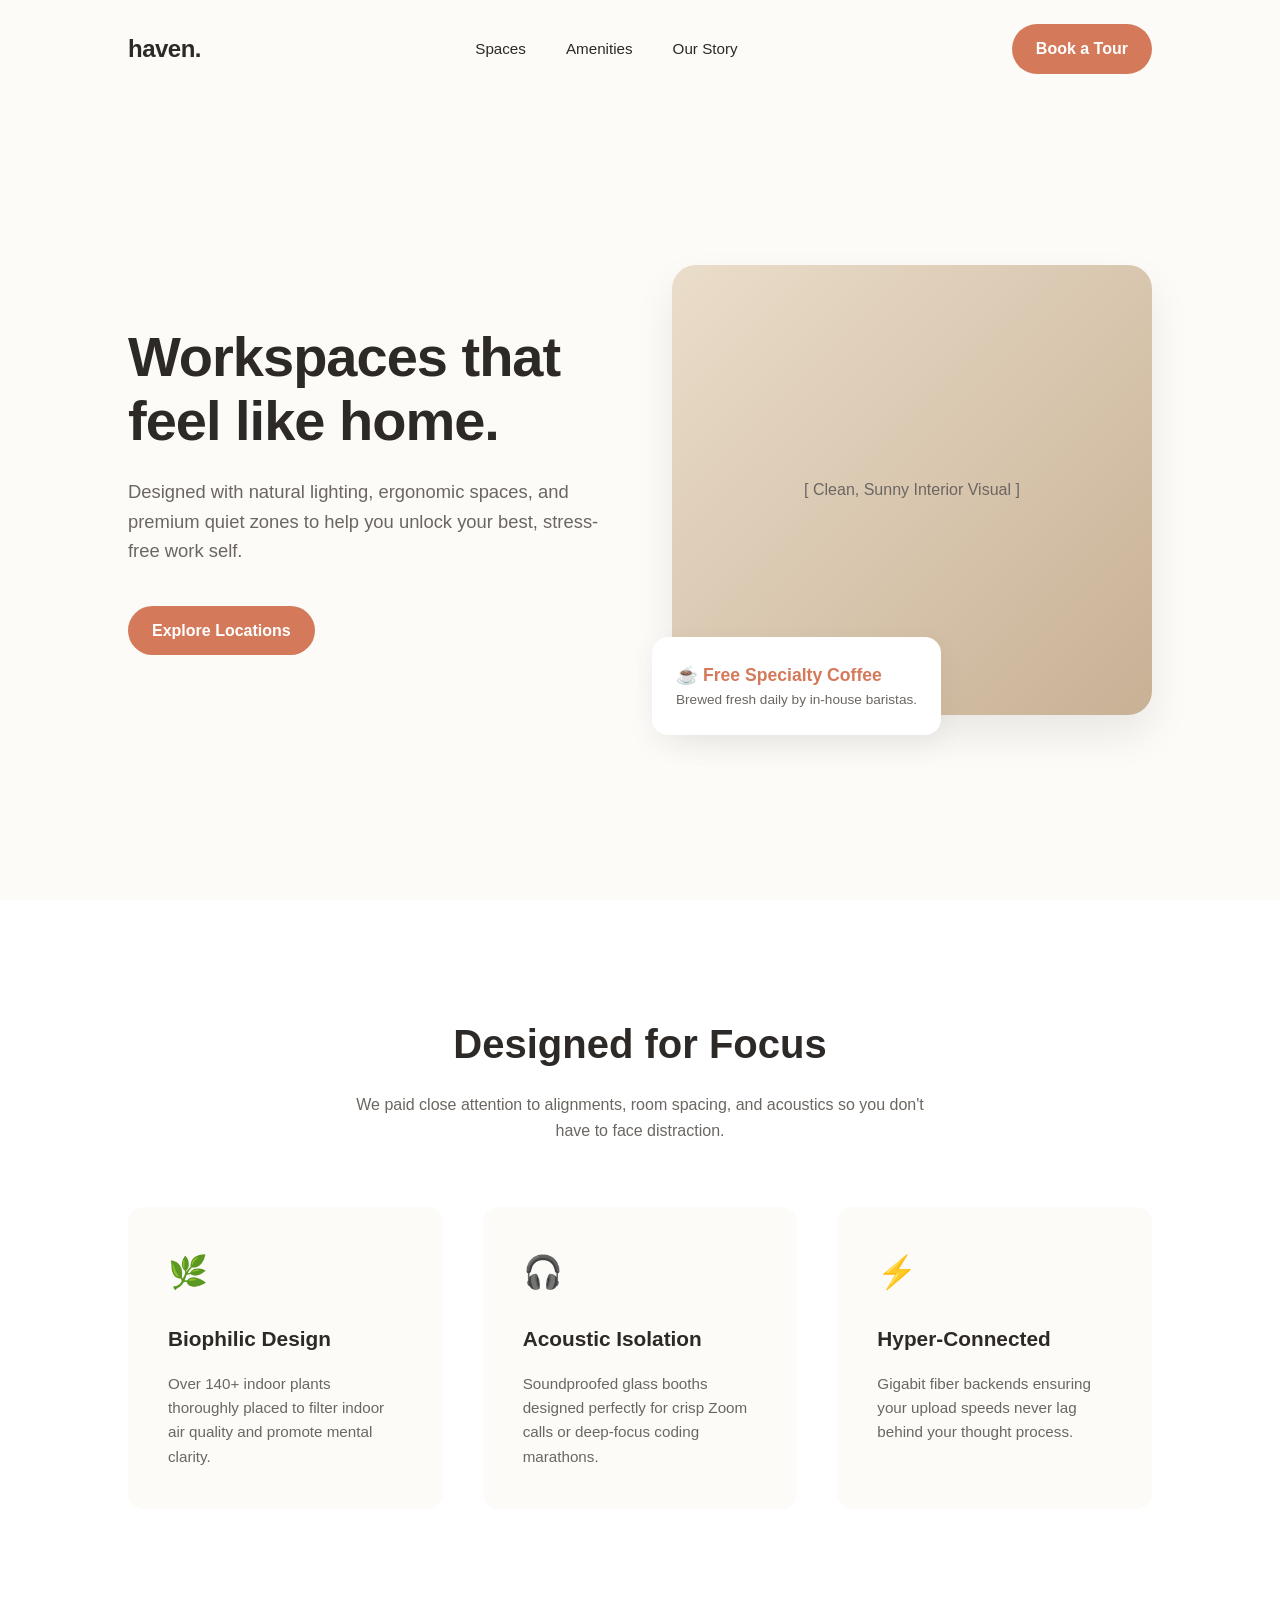
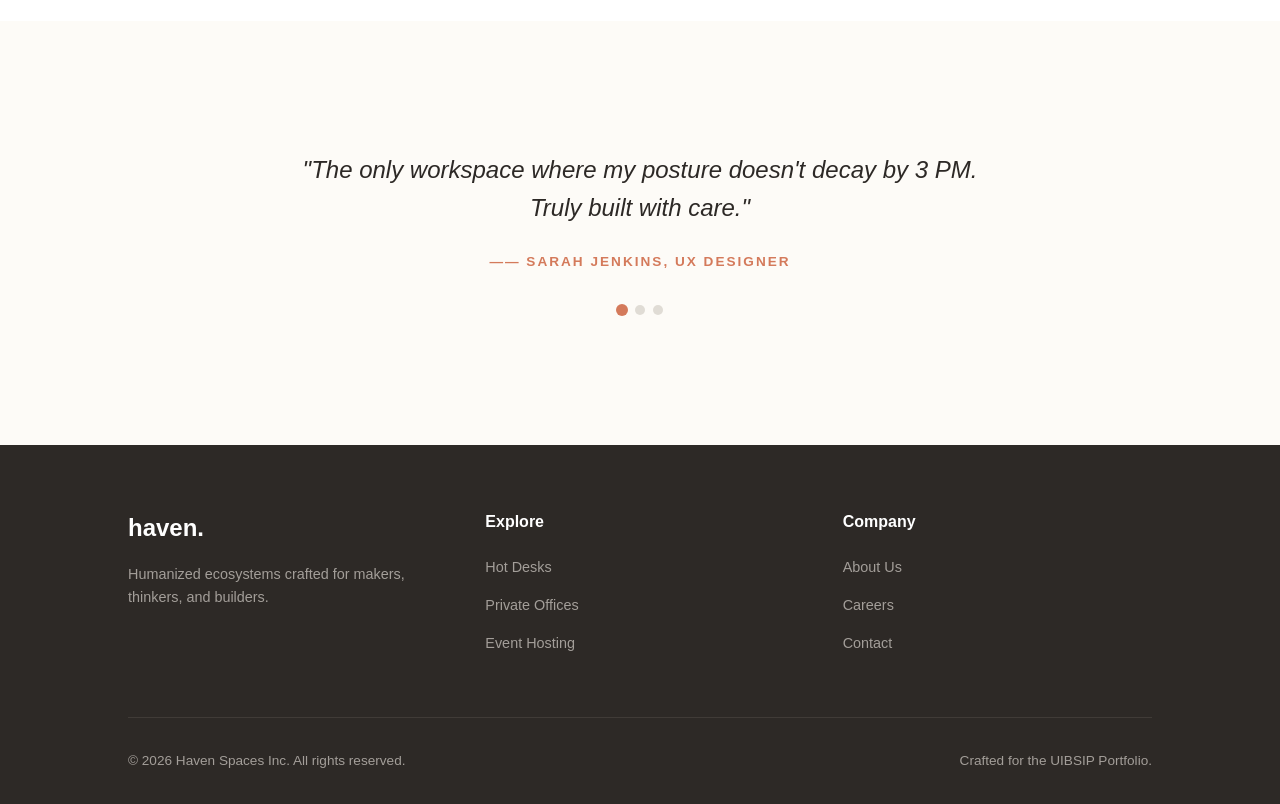
<file: landing page/index.html>
<!DOCTYPE html>
<html lang="en">
<head>
    <meta charset="UTF-8">
    <meta name="viewport" content="width=device-width, initial-scale=1.0">
    <title>Haven | Workspaces Built For Humans</title>
    <!-- Linking external CSS file -->
    <link rel="stylesheet" href="style.css">
</head>
<body>

   
    <header id="navbar">
        <div class="logo">haven.</div>
        <ul class="nav-links">
            <li><a href="#spaces">Spaces</a></li>
            <li><a href="#amenities">Amenities</a></li>
            <li><a href="#story">Our Story</a></li>
        </ul>
        <a href="#join" class="cta-btn">Book a Tour</a>
    </header>

   
    <section class="hero">
        <div class="hero-container">
            <div class="hero-content">
                <h1>Workspaces that feel like home.</h1>
                <p>Designed with natural lighting, ergonomic spaces, and premium quiet zones to help you unlock your best, stress-free work self.</p>
                <a href="#explore" class="cta-btn">Explore Locations</a>
            </div>
            <div class="hero-image-wrapper">
                <div class="hero-image">
                    [ Clean, Sunny Interior Visual ]
                </div>
                <div class="floating-card">
                    <p class="card-title">☕ Free Specialty Coffee</p>
                    <p class="card-subtitle">Brewed fresh daily by in-house baristas.</p>
                </div>
            </div>
        </div>
    </section>

   
    <section class="features" id="spaces">
        <div class="section-title">
            <h2>Designed for Focus</h2>
            <p>We paid close attention to alignments, room spacing, and acoustics so you don't have to face distraction.</p>
        </div>
        <div class="features-grid">
            <div class="feature-card">
                <span class="feature-icon">🌿</span>
                <h3>Biophilic Design</h3>
                <p>Over 140+ indoor plants thoroughly placed to filter indoor air quality and promote mental clarity.</p>
            </div>
            <div class="feature-card">
                <span class="feature-icon">🎧</span>
                <h3>Acoustic Isolation</h3>
                <p>Soundproofed glass booths designed perfectly for crisp Zoom calls or deep-focus coding marathons.</p>
            </div>
            <div class="feature-card">
                <span class="feature-icon">⚡</span>
                <h3>Hyper-Connected</h3>
                <p>Gigabit fiber backends ensuring your upload speeds never lag behind your thought process.</p>
            </div>
        </div>
    </section>

    
    <section class="testimonials">
        <div class="testimonial-container">
            <p class="testimonial-text" id="testimonial-quote">"The only workspace where my posture doesn't decay by 3 PM. Truly built with care."</p>
            <p class="testimonial-author" id="testimonial-user">—— Sarah Jenkins, UX Designer</p>
            <div class="testimonial-dots" id="dots-container">
                <!-- Dots injected via JavaScript -->
            </div>
        </div>
    </section>

    
    <footer>
        <div class="footer-grid">
            <div class="footer-brand">
                <h3>haven.</h3>
                <p>Humanized ecosystems crafted for makers, thinkers, and builders.</p>
            </div>
            <div class="footer-links">
                <h4>Explore</h4>
                <ul>
                    <li><a href="#">Hot Desks</a></li>
                    <li><a href="#">Private Offices</a></li>
                    <li><a href="#">Event Hosting</a></li>
                </ul>
            </div>
            <div class="footer-links">
                <h4>Company</h4>
                <ul>
                    <li><a href="#">About Us</a></li>
                    <li><a href="#">Careers</a></li>
                    <li><a href="#">Contact</a></li>
                </ul>
            </div>
        </div>
        <div class="footer-bottom">
            <p>&copy; 2026 Haven Spaces Inc. All rights reserved.</p>
            <p>Crafted for the UIBSIP Portfolio.</p>
        </div>
    </footer>

   
    <script src="script.js"></script>
</body>
</html>
</file>
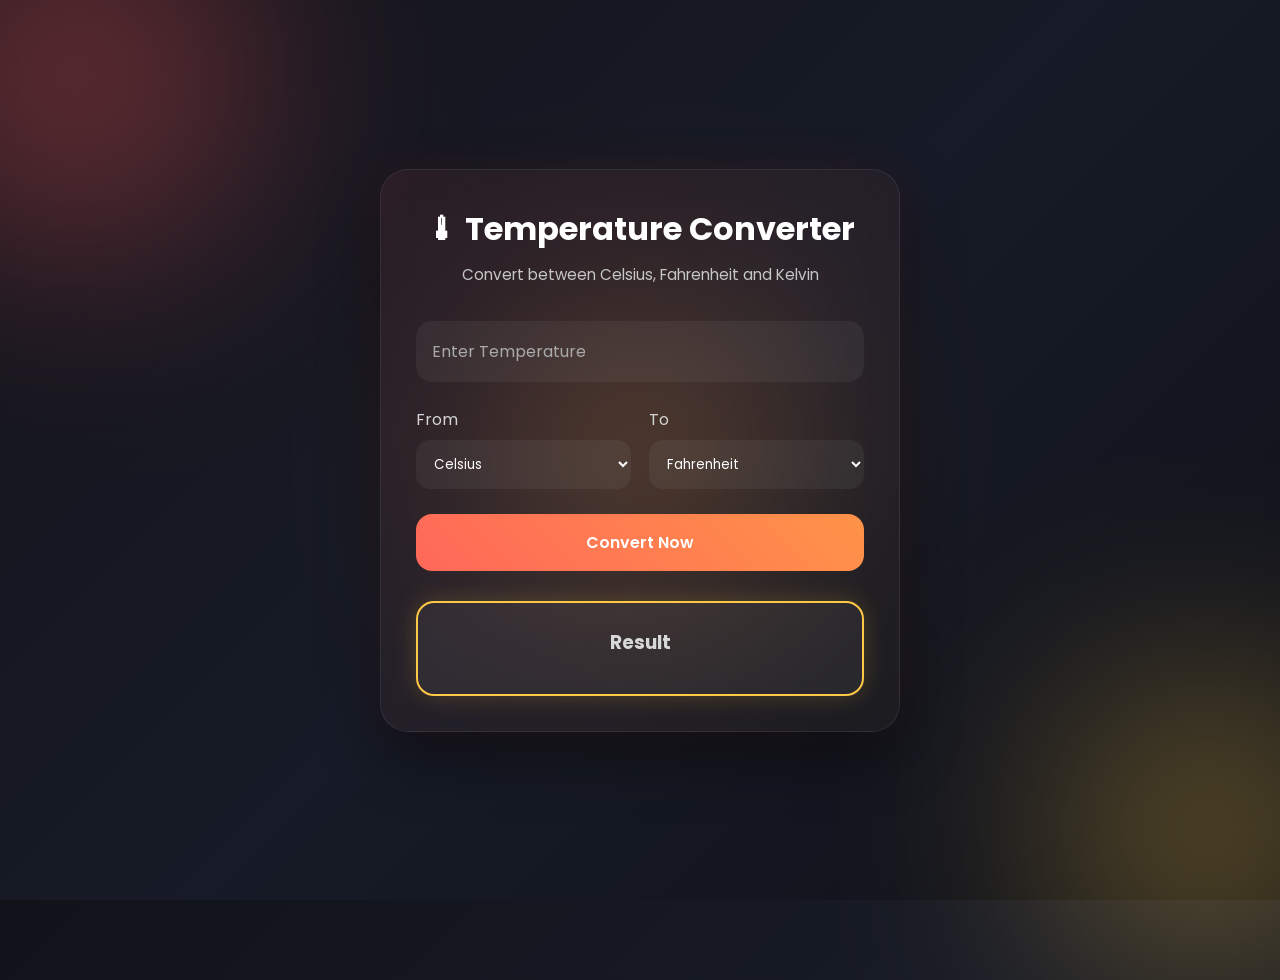
<file: temperature converter/index.html>
<!DOCTYPE html>
<html lang="en">
<head>
<meta charset="UTF-8">
<meta name="viewport" content="width=device-width, initial-scale=1.0">
<title>Aurora Thermal Converter</title>

<link rel="stylesheet" href="style.css">

<link rel="preconnect" href="https://fonts.googleapis.com">
<link href="https://fonts.googleapis.com/css2?family=Poppins:wght@300;400;500;600;700&display=swap" rel="stylesheet">
</head>

<body>

<div class="bg-glow glow1"></div>
<div class="bg-glow glow2"></div>
<div class="bg-glow glow3"></div>

<div class="converter">

    <div class="header">
        <h1>🌡 Temperature Converter</h1>
        <p>Convert between Celsius, Fahrenheit and Kelvin</p>
    </div>

    <div class="input-box">

        <input
            type="text"
            id="temperature"
            placeholder=" "
            inputmode="decimal">

        <label>Enter Temperature</label>

    </div>

    <div class="selectors">

        <div class="select-group">

            <label>From</label>

            <select id="fromUnit">
                <option>Celsius</option>
                <option>Fahrenheit</option>
                <option>Kelvin</option>
            </select>

        </div>

        <div class="select-group">

            <label>To</label>

            <select id="toUnit">
                <option>Fahrenheit</option>
                <option>Celsius</option>
                <option>Kelvin</option>
            </select>

        </div>

    </div>

    <button class="convert-btn">
        Convert Now
    </button>

    <div class="result-card warm">

        <h3>Result</h3>

        <div class="result-value">
            
        </div>

    </div>

</div>
<script src="script.js"></script>

</body>
</html>
</file>
<file: landing page/style.css>
:root {
    --bg-color: #fdfbf7;       
    --text-main: #2d2926;      
    --text-muted: #6b6661;     
    --accent: #d47a5b;         
    --accent-hover: #b86245;
    --card-bg: #ffffff;
    --transition: all 0.3s ease;
}

* {
    margin: 0;
    padding: 0;
    box-sizing: border-box;
}

body {
    font-family: -apple-system, BlinkMacSystemFont, "Segoe UI", Roboto, Helvetica, Arial, sans-serif;
    background-color: var(--bg-color);
    color: var(--text-main);
    line-height: 1.6;
    overflow-x: hidden;
}

header {
    position: fixed;
    top: 0;
    left: 0;
    width: 100%;
    padding: 1.5rem 10%;
    display: flex;
    justify-content: space-between;
    align-items: center;
    z-index: 1000;
    transition: var(--transition);
}

header.scrolled {
    background-color: rgba(253, 251, 247, 0.95);
    box-shadow: 0 4px 20px rgba(0, 0, 0, 0.05);
    padding: 1rem 10%;
}

.logo {
    font-size: 1.5rem;
    font-weight: 700;
    letter-spacing: -0.5px;
    color: var(--text-main);
}

.nav-links {
    display: flex;
    list-style: none;
    gap: 2.5rem;
}

.nav-links a {
    text-decoration: none;
    color: var(--text-main);
    font-weight: 500;
    font-size: 0.95rem;
    transition: var(--transition);
}

.nav-links a:hover {
    color: var(--accent);
}

.cta-btn {
    background-color: var(--accent);
    color: white;
    padding: 0.75rem 1.5rem;
    border: none;
    border-radius: 50px;
    font-weight: 600;
    cursor: pointer;
    transition: var(--transition);
    text-decoration: none;
    display: inline-block;
}

.cta-btn:hover {
    background-color: var(--accent-hover);
    transform: translateY(-2px);
    box-shadow: 0 8px 15px rgba(212, 122, 91, 0.2);
}

.hero {
    min-height: 100vh;
    display: flex;
    align-items: center;
    padding: 0 10%;
    padding-top: 80px;
}

.hero-container {
    display: grid;
    grid-template-columns: 1fr 1fr;
    gap: 4rem;
    align-items: center;
}

.hero-content h1 {
    font-size: 3.5rem;
    line-height: 1.15;
    margin-bottom: 1.5rem;
    font-weight: 800;
    letter-spacing: -1px;
}

.hero-content p {
    font-size: 1.15rem;
    color: var(--text-muted);
    margin-bottom: 2.5rem;
    max-width: 500px;
}

.hero-image-wrapper {
    position: relative;
}

.hero-image {
    width: 100%;
    height: 450px;
    background: linear-gradient(135deg, #eaddca 0%, #c8b195 100%);
    border-radius: 24px;
    box-shadow: 0 20px 40px rgba(0,0,0,0.08);
    display: flex;
    align-items: center;
    justify-content: center;
    color: var(--text-muted);
    font-weight: 500;
}

.floating-card {
    position: absolute;
    bottom: -20px;
    left: -20px;
    background: var(--card-bg);
    padding: 1.5rem;
    border-radius: 16px;
    box-shadow: 0 10px 30px rgba(0,0,0,0.05);
    animation: float 4s ease-in-out infinite;
}

.floating-card .card-title {
    font-weight: 700; 
    font-size: 1.1rem; 
    color: var(--accent);
}

.floating-card .card-subtitle {
    font-size: 0.85rem; 
    color: var(--text-muted);
}

@keyframes float {
    0%, 100% { transform: translateY(0); }
    50% { transform: translateY(-10px); }
}
.features {
    padding: 7rem 10%;
    background-color: #ffffff;
}

.section-title {
    text-align: center;
    max-width: 600px;
    margin: 0 auto 4rem auto;
}

.section-title h2 {
    font-size: 2.5rem;
    margin-bottom: 1rem;
}

.section-title p {
    color: var(--text-muted);
}

.features-grid {
    display: grid;
    grid-template-columns: repeat(auto-fit, minmax(280px, 1fr));
    gap: 2.5rem;
}

.feature-card {
    background-color: var(--bg-color);
    padding: 2.5rem;
    border-radius: 16px;
    transition: var(--transition);
}

.feature-card:hover {
    transform: translateY(-5px);
    box-shadow: 0 10px 30px rgba(0,0,0,0.04);
}

.feature-icon {
    font-size: 2rem;
    margin-bottom: 1.5rem;
    display: block;
}

.feature-card h3 {
    margin-bottom: 1rem;
    font-size: 1.3rem;
}

.feature-card p {
    color: var(--text-muted);
    font-size: 0.95rem;
}

.testimonials {
    padding: 7rem 10%;
    text-align: center;
}

.testimonial-container {
    max-width: 700px;
    margin: 0 auto;
    min-height: 200px;
    display: flex;
    flex-direction: column;
    justify-content: center;
    align-items: center;
}

.testimonial-text {
    font-size: 1.5rem;
    font-style: italic;
    margin-bottom: 1.5rem;
    font-weight: 500;
    color: var(--text-main);
    transition: opacity 0.3s ease;
}

.testimonial-author {
    font-weight: 600;
    color: var(--accent);
    text-transform: uppercase;
    font-size: 0.85rem;
    letter-spacing: 2px;
    transition: opacity 0.3s ease;
}

.testimonial-dots {
    display: flex;
    gap: 0.5rem;
    margin-top: 2rem;
}

.dot {
    width: 10px;
    height: 10px;
    border-radius: 50%;
    background-color: #e0dcd5;
    cursor: pointer;
    transition: var(--transition);
}

.dot.active {
    background-color: var(--accent);
    transform: scale(1.2);
}

footer {
    background-color: var(--text-main);
    color: #ffffff;
    padding: 4rem 10% 2rem 10%;
}

.footer-grid {
    display: grid;
    grid-template-columns: repeat(auto-fit, minmax(200px, 1fr));
    gap: 3rem;
    border-bottom: 1px solid #403b37;
    padding-bottom: 3rem;
    margin-bottom: 2rem;
}

.footer-brand h3 {
    font-size: 1.5rem;
    margin-bottom: 1rem;
}

.footer-brand p {
    color: #a39e99;
    font-size: 0.9rem;
}

.footer-links h4 {
    margin-bottom: 1.2rem;
    font-size: 1rem;
    font-weight: 600;
}

.footer-links ul {
    list-style: none;
}

.footer-links li {
    margin-bottom: 0.8rem;
}

.footer-links a {
    color: #a39e99;
    text-decoration: none;
    font-size: 0.9rem;
    transition: var(--transition);
}

.footer-links a:hover {
    color: #ffffff;
}

.footer-bottom {
    display: flex;
    justify-content: space-between;
    align-items: center;
    font-size: 0.85rem;
    color: #a39e99;
}


@media (max-width: 768px) {
    .hero-container {
        grid-template-columns: 1fr;
        text-align: center;
        gap: 2rem;
    }
    .hero-content p {
        margin: 0 auto 2.5rem auto;
    }
    .nav-links {
        display: none;
    }
    .floating-card {
        left: 20px;
    }
}
</file>
<file: temperature converter/style.css>
*{
    margin:0;
    padding:0;
    box-sizing:border-box;
    font-family:'Poppins',sans-serif;
}

body{
    min-height:100vh;

    display:flex;
    justify-content:center;
    align-items:center;

    overflow:hidden;

    background:
    linear-gradient(
    135deg,
    #12131a,
    #171b27,
    #0f1118
    );

    color:white;

    padding:20px;
}

/* BACKGROUND GLOWS */

.bg-glow{
    position:absolute;
    border-radius:50%;
    filter:blur(120px);
    opacity:.4;
}

.glow1{
    width:350px;
    height:350px;

    background:#ff5e5e;

    top:-100px;
    left:-100px;
}

.glow2{
    width:300px;
    height:300px;

    background:#ffc947;

    bottom:-80px;
    right:-80px;
}

.glow3{
    width:250px;
    height:250px;

    background:#ff9f43;

    top:50%;
    left:50%;

    transform:translate(-50%,-50%);
}

/* MAIN CARD */

.converter{
    width:100%;
    max-width:520px;

    position:relative;
    z-index:2;

    padding:35px;

    border-radius:28px;

    background:
    linear-gradient(
    135deg,
    rgba(255,94,94,.08),
    rgba(255,201,71,.03)
    );

    backdrop-filter:blur(16px);

    border:1px solid rgba(255,255,255,.08);

    box-shadow:
    0 25px 60px rgba(0,0,0,.45),
    0 0 50px rgba(255,94,94,.08);
}

/* HEADER */

.header{
    text-align:center;
    margin-bottom:35px;
}

.header h1{
    font-size:2rem;
    margin-bottom:10px;
}

.header p{
    color:#c7c7c7;
    font-size:.95rem;
}

/* INPUT */

.input-box{
    position:relative;
    margin-bottom:25px;
}

.input-box input{
    width:100%;

    padding:18px 18px 18px 16px;

    border:none;

    border-radius:16px;

    color:white;

    font-size:1rem;

    background:
    rgba(255,255,255,.05);

    transition:
    all .4s cubic-bezier(
    0.16,
    1,
    0.3,
    1);
}

.input-box input:focus{
    outline:none;

    background:
    rgba(255,255,255,.08);

    box-shadow:
    0 0 20px rgba(255,159,67,.3);
}

.input-box label{
    position:absolute;

    left:16px;
    top:18px;

    color:#aaa;

    pointer-events:none;

    transition:.3s;
}

.input-box input:focus + label,
.input-box input:not(:placeholder-shown) + label{

    top:-10px;

    left:10px;

    font-size:.8rem;

    background:#12131a;

    padding:0 8px;

    color:#ffc947;
}

/* SELECTORS */

.selectors{
    display:grid;

    grid-template-columns:
    repeat(2,1fr);

    gap:18px;

    margin-bottom:25px;
}

.select-group label{
    display:block;

    margin-bottom:8px;

    color:#d4d4d4;
}

.select-group select{
    width:100%;

    padding:14px;

    border:none;

    border-radius:14px;

    background:
    rgba(255,255,255,.05);

    color:white;

    cursor:pointer;
}

.select-group select:focus{
    outline:none;
}

/* BUTTON */

.convert-btn{
    width:100%;

    border:none;

    padding:16px;

    font-size:1rem;

    font-weight:600;

    border-radius:16px;

    cursor:pointer;

    color:white;

    background:
    linear-gradient(
    45deg,
    #ff5e5e,
    #ff9f43,
    #ffc947
    );

    background-size:
    300% 300%;

    animation:
    thermalFlow 6s ease infinite;

    transition:.3s;
}

.convert-btn:hover{
    transform:
    translateY(-3px);
}

.convert-btn:active{
    transform:
    scale(.97);
}

@keyframes thermalFlow{

    0%{
        background-position:0% 50%;
    }

    50%{
        background-position:100% 50%;
    }

    100%{
        background-position:0% 50%;
    }
}

/* RESULT */

.result-card{
    margin-top:30px;

    padding:25px;

    border-radius:18px;

    text-align:center;

    background:
    rgba(255,255,255,.05);

    border:2px solid #ff9f43;

    opacity:1;

    transform:
    translateY(0);

    transition:.4s;
}

.result-card h3{
    margin-bottom:12px;
    color:#d8d8d8;
}

.result-value{
    font-size:2rem;
    font-weight:700;
}

/* STATES */

.result-card.cold{
    border-color:#00d2ff;

    box-shadow:
    0 0 25px rgba(0,210,255,.2);
}

.result-card.warm{
    border-color:#ffc947;

    box-shadow:
    0 0 25px rgba(255,201,71,.2);
}

.result-card.hot{
    border-color:#ff5e5e;

    box-shadow:
    0 0 25px rgba(255,94,94,.2);
}

/* RESPONSIVE */

@media(max-width:600px){

    .converter{
        padding:25px;
    }

    .header h1{
        font-size:1.6rem;
    }

    .selectors{
        grid-template-columns:1fr;
    }

    .result-value{
        font-size:1.6rem;
    }
}
</file>
